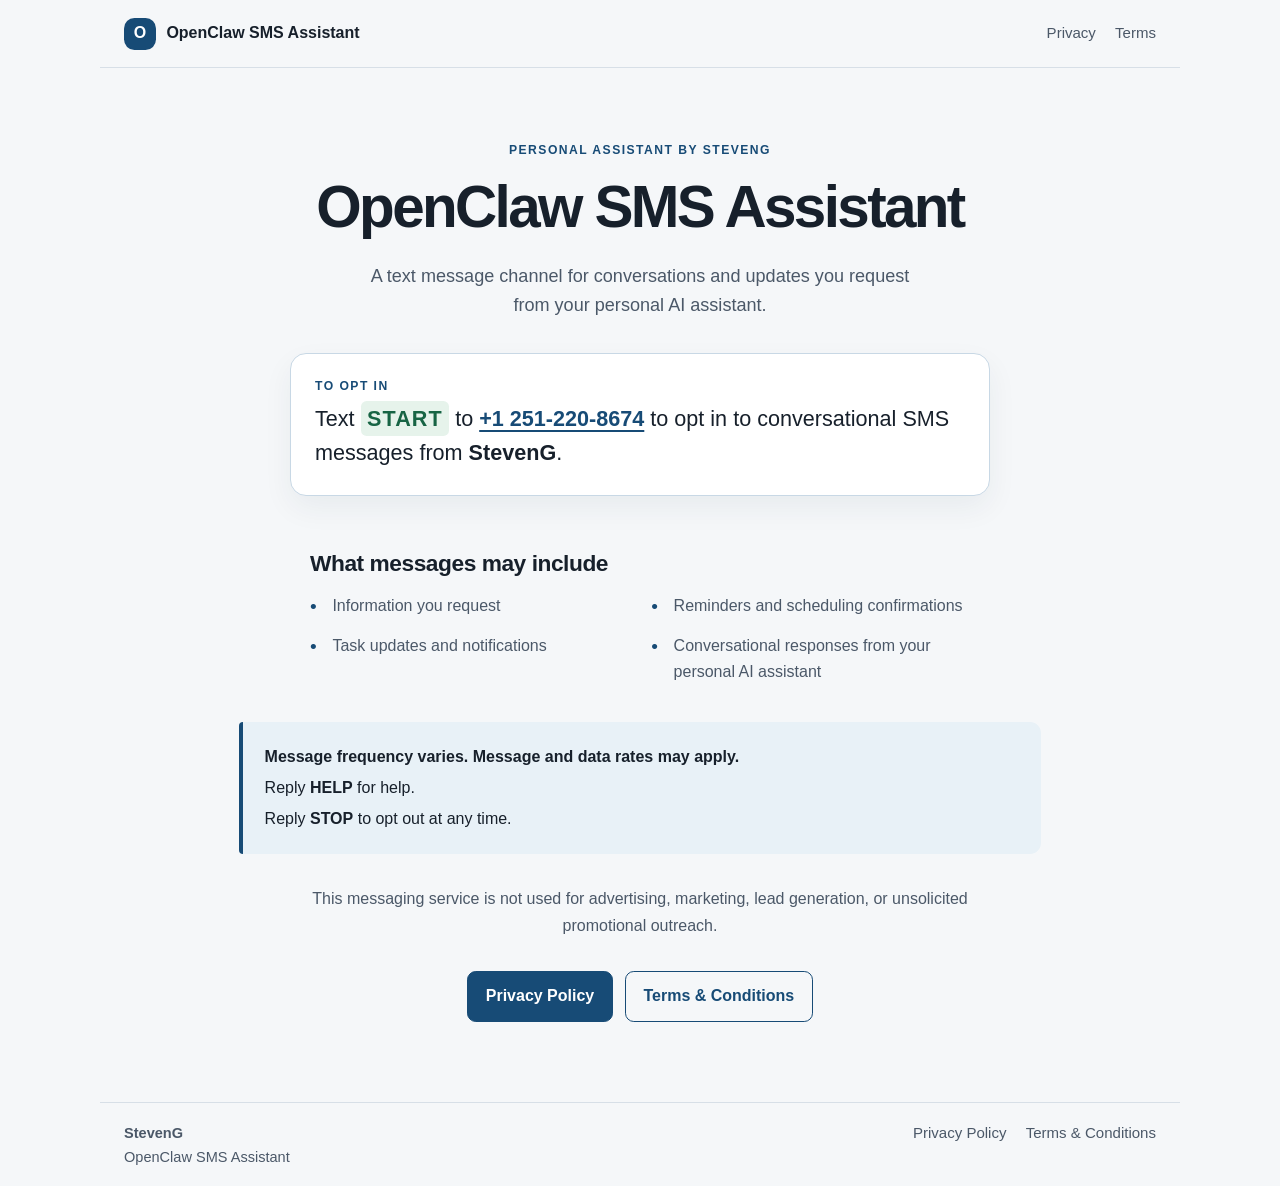
<file: index.html>
<!doctype html>
<html lang="en">
<head>
  <meta charset="utf-8">
  <meta name="viewport" content="width=device-width, initial-scale=1">
  <meta name="description" content="SMS opt-in information for the OpenClaw personal assistant.">
  <title>OpenClaw SMS Assistant</title>
  <link rel="stylesheet" href="styles.css">
</head>
<body>
  <a class="skip-link" href="#main">Skip to content</a>
  <header class="site-header">
    <a class="brand" href="./" aria-label="OpenClaw SMS Assistant home">
      <span class="brand-mark" aria-hidden="true">O</span>
      <span>OpenClaw SMS Assistant</span>
    </a>
    <nav aria-label="Main navigation">
      <a href="privacy/">Privacy</a>
      <a href="terms/">Terms</a>
    </nav>
  </header>
  <main id="main">
    <section class="hero" aria-labelledby="page-title">
      <p class="eyebrow">Personal assistant by StevenG</p>
      <h1 id="page-title">OpenClaw SMS Assistant</h1>
      <p class="intro">A text message channel for conversations and updates you request from your personal AI assistant.</p>
      <div class="opt-in-card">
        <p class="card-label">To opt in</p>
        <p class="opt-in-instruction">Text <strong class="keyword">START</strong> to <a class="phone" href="sms:+12512208674?&body=START">+1 251-220-8674</a> to opt in to conversational SMS messages from <strong>StevenG</strong>.</p>
      </div>
    </section>
    <section class="content-section" aria-labelledby="messages-title">
      <h2 id="messages-title">What messages may include</h2>
      <ul class="message-list">
        <li>Information you request</li>
        <li>Reminders and scheduling confirmations</li>
        <li>Task updates and notifications</li>
        <li>Conversational responses from your personal AI assistant</li>
      </ul>
    </section>
    <section class="disclosures" aria-label="Message disclosures">
      <p><strong>Message frequency varies. Message and data rates may apply.</strong></p>
      <p>Reply <strong>HELP</strong> for help.</p>
      <p>Reply <strong>STOP</strong> to opt out at any time.</p>
    </section>
    <p class="purpose-note">This messaging service is not used for advertising, marketing, lead generation, or unsolicited promotional outreach.</p>
    <nav class="policy-links" aria-label="Policies">
      <a class="button-link" href="privacy/">Privacy Policy</a>
      <a class="button-link button-secondary" href="terms/">Terms &amp; Conditions</a>
    </nav>
  </main>
  <footer class="site-footer">
    <p><strong>StevenG</strong><br>OpenClaw SMS Assistant</p>
    <nav aria-label="Footer navigation"><a href="privacy/">Privacy Policy</a><a href="terms/">Terms &amp; Conditions</a></nav>
  </footer>
</body>
</html>
</file>
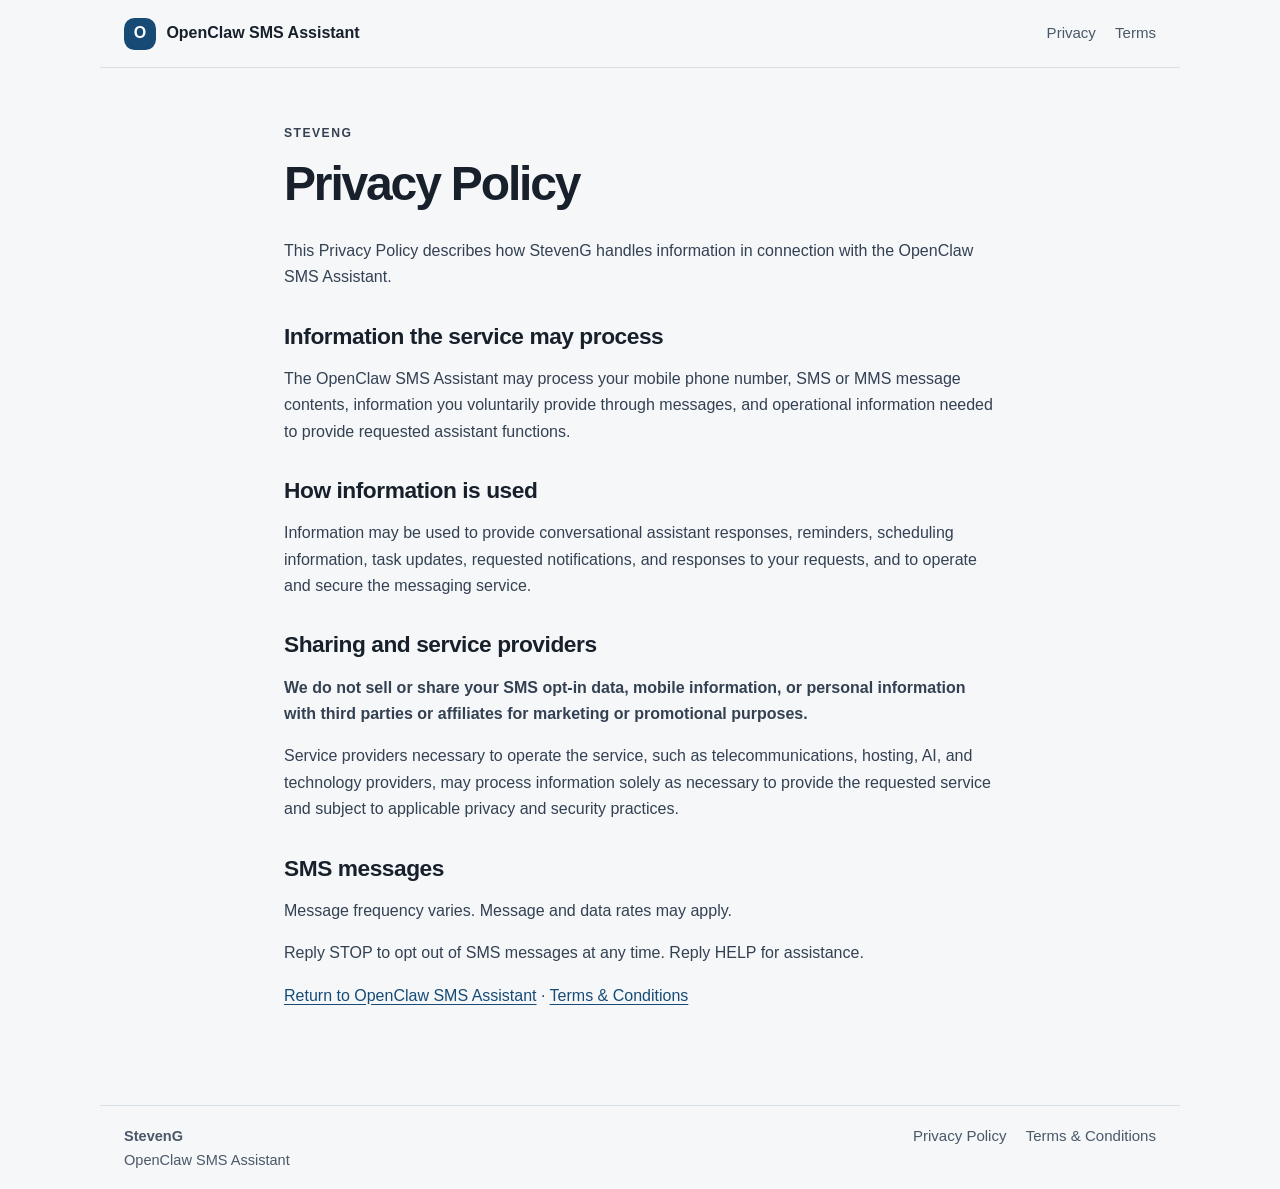
<file: privacy/index.html>
<!doctype html>
<html lang="en">
<head>
  <meta charset="utf-8">
  <meta name="viewport" content="width=device-width, initial-scale=1">
  <meta name="description" content="Privacy Policy for the OpenClaw SMS Assistant.">
  <title>Privacy Policy | OpenClaw SMS Assistant</title>
  <link rel="stylesheet" href="../styles.css">
</head>
<body>
  <a class="skip-link" href="#main">Skip to content</a>
  <header class="site-header">
    <a class="brand" href="../" aria-label="OpenClaw SMS Assistant home"><span class="brand-mark" aria-hidden="true">O</span><span>OpenClaw SMS Assistant</span></a>
    <nav aria-label="Main navigation"><a href="../privacy/" aria-current="page">Privacy</a><a href="../terms/">Terms</a></nav>
  </header>
  <main id="main" class="policy-page">
    <p class="eyebrow">StevenG</p>
    <h1>Privacy Policy</h1>
    <p>This Privacy Policy describes how StevenG handles information in connection with the OpenClaw SMS Assistant.</p>
    <h2>Information the service may process</h2>
    <p>The OpenClaw SMS Assistant may process your mobile phone number, SMS or MMS message contents, information you voluntarily provide through messages, and operational information needed to provide requested assistant functions.</p>
    <h2>How information is used</h2>
    <p>Information may be used to provide conversational assistant responses, reminders, scheduling information, task updates, requested notifications, and responses to your requests, and to operate and secure the messaging service.</p>
    <h2>Sharing and service providers</h2>
    <p><strong>We do not sell or share your SMS opt-in data, mobile information, or personal information with third parties or affiliates for marketing or promotional purposes.</strong></p>
    <p>Service providers necessary to operate the service, such as telecommunications, hosting, AI, and technology providers, may process information solely as necessary to provide the requested service and subject to applicable privacy and security practices.</p>
    <h2>SMS messages</h2>
    <p>Message frequency varies. Message and data rates may apply.</p>
    <p>Reply STOP to opt out of SMS messages at any time. Reply HELP for assistance.</p>
    <p><a href="../">Return to OpenClaw SMS Assistant</a> · <a href="../terms/">Terms &amp; Conditions</a></p>
  </main>
  <footer class="site-footer">
    <p><strong>StevenG</strong><br>OpenClaw SMS Assistant</p>
    <nav aria-label="Footer navigation"><a href="../privacy/" aria-current="page">Privacy Policy</a><a href="../terms/">Terms &amp; Conditions</a></nav>
  </footer>
</body>
</html>
</file>
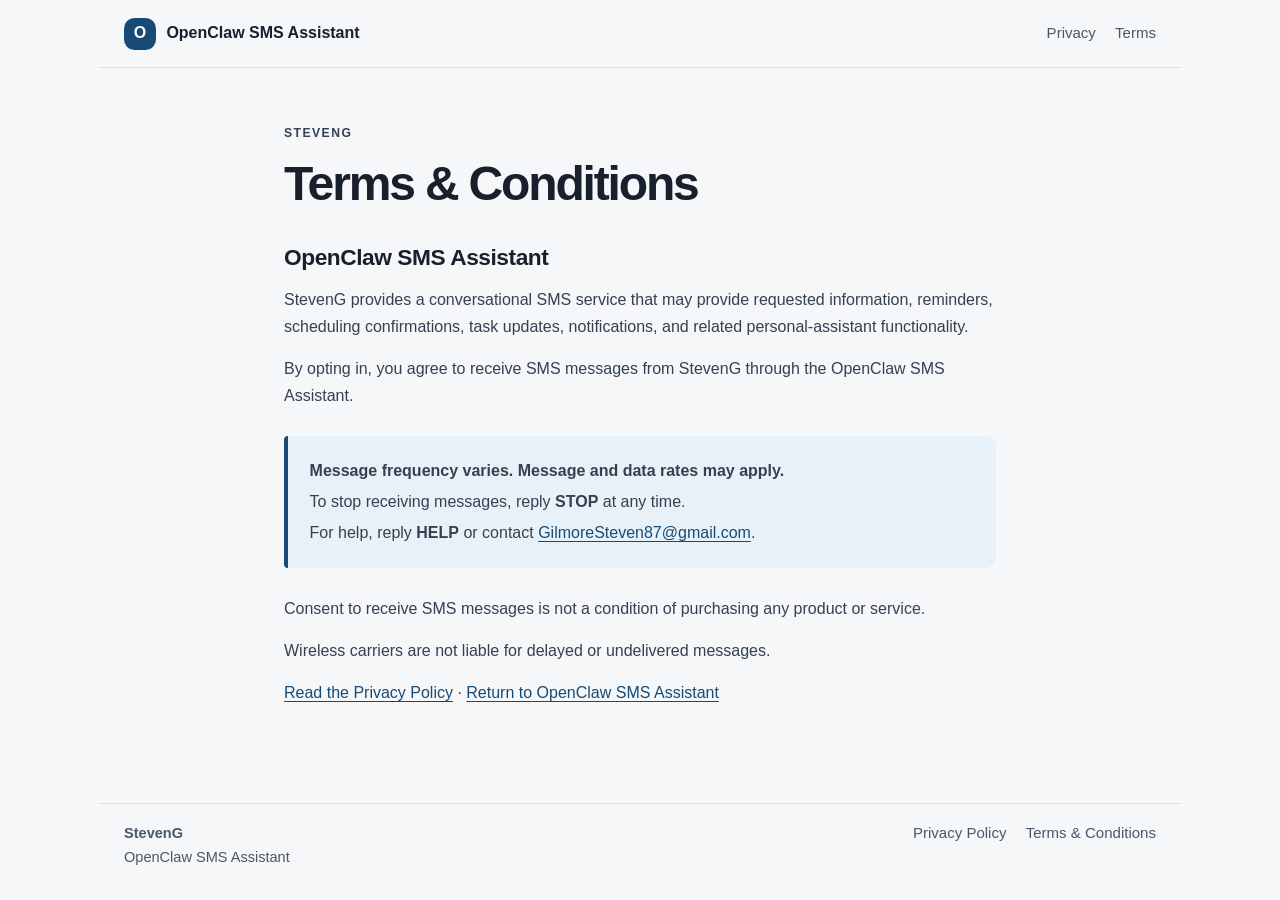
<file: terms/index.html>
<!doctype html>
<html lang="en">
<head>
  <meta charset="utf-8">
  <meta name="viewport" content="width=device-width, initial-scale=1">
  <meta name="description" content="Terms and Conditions for the OpenClaw SMS Assistant.">
  <title>Terms &amp; Conditions | OpenClaw SMS Assistant</title>
  <link rel="stylesheet" href="../styles.css">
</head>
<body>
  <a class="skip-link" href="#main">Skip to content</a>
  <header class="site-header">
    <a class="brand" href="../" aria-label="OpenClaw SMS Assistant home"><span class="brand-mark" aria-hidden="true">O</span><span>OpenClaw SMS Assistant</span></a>
    <nav aria-label="Main navigation"><a href="../privacy/">Privacy</a><a href="../terms/" aria-current="page">Terms</a></nav>
  </header>
  <main id="main" class="policy-page">
    <p class="eyebrow">StevenG</p>
    <h1>Terms &amp; Conditions</h1>
    <section aria-labelledby="service-title">
      <h2 id="service-title">OpenClaw SMS Assistant</h2>
      <p>StevenG provides a conversational SMS service that may provide requested information, reminders, scheduling confirmations, task updates, notifications, and related personal-assistant functionality.</p>
      <p>By opting in, you agree to receive SMS messages from StevenG through the OpenClaw SMS Assistant.</p>
    </section>
    <section class="disclosures" aria-label="Message disclosures">
      <p><strong>Message frequency varies. Message and data rates may apply.</strong></p>
      <p>To stop receiving messages, reply <strong>STOP</strong> at any time.</p>
      <p>For help, reply <strong>HELP</strong> or contact <a href="mailto:GilmoreSteven87@gmail.com">GilmoreSteven87@gmail.com</a>.</p>
    </section>
    <p>Consent to receive SMS messages is not a condition of purchasing any product or service.</p>
    <p>Wireless carriers are not liable for delayed or undelivered messages.</p>
    <p><a href="../privacy/">Read the Privacy Policy</a> · <a href="../">Return to OpenClaw SMS Assistant</a></p>
  </main>
  <footer class="site-footer">
    <p><strong>StevenG</strong><br>OpenClaw SMS Assistant</p>
    <nav aria-label="Footer navigation"><a href="../privacy/">Privacy Policy</a><a href="../terms/" aria-current="page">Terms &amp; Conditions</a></nav>
  </footer>
</body>
</html>
</file>
<file: styles.css>
:root {
  color-scheme: light;
  --ink: #17202b;
  --muted: #4b5868;
  --paper: #ffffff;
  --canvas: #f5f7f9;
  --line: #d7dfe7;
  --accent: #174b76;
  --accent-dark: #103756;
  --accent-pale: #e8f1f7;
  --green: #176444;
  font-family: -apple-system, BlinkMacSystemFont, 'Segoe UI', sans-serif;
}

* { box-sizing: border-box; }
body { margin: 0; color: var(--ink); background: var(--canvas); line-height: 1.65; }
a { color: var(--accent); text-underline-offset: 0.18em; }
a:hover { color: var(--accent-dark); }
a:focus-visible { outline: 3px solid #b26b12; outline-offset: 3px; border-radius: 3px; }
.skip-link { position: absolute; top: -5rem; left: 1rem; z-index: 5; padding: .65rem 1rem; background: var(--paper); }
.skip-link:focus { top: 1rem; }
.site-header, .site-footer { display: flex; align-items: center; justify-content: space-between; gap: 1.5rem; max-width: 1080px; margin: 0 auto; padding: 1.1rem 1.5rem; }
.site-header { border-bottom: 1px solid var(--line); }
.brand { display: inline-flex; align-items: center; gap: .65rem; color: var(--ink); text-decoration: none; font-weight: 700; }
.brand-mark { display: grid; width: 2rem; height: 2rem; place-items: center; border-radius: .65rem; color: #fff; background: var(--accent); font-family: -apple-system, BlinkMacSystemFont, 'Segoe UI', sans-serif; font-weight: 800; }
header nav, footer nav { display: flex; gap: 1.2rem; }
header nav a, footer nav a { color: var(--muted); font-size: .94rem; text-decoration: none; }
header nav a:hover, footer nav a:hover { color: var(--accent); text-decoration: underline; }
main { max-width: 850px; margin: 0 auto; padding: 4.5rem 1.5rem 5rem; }
.hero { max-width: 700px; margin: 0 auto; text-align: center; }
.eyebrow, .card-label { margin: 0 0 .75rem; color: var(--accent); font-size: .76rem; font-weight: 700; letter-spacing: .12em; text-transform: uppercase; }
h1, h2 { font-family: -apple-system, BlinkMacSystemFont, 'Segoe UI', sans-serif; line-height: 1.2; }
h1 { margin: 0; font-size: clamp(2.3rem, 6vw, 3.65rem); letter-spacing: -.045em; }
h2 { margin: 0 0 1rem; font-size: 1.42rem; letter-spacing: -.02em; }
.intro { max-width: 570px; margin: 1.2rem auto 2rem; color: var(--muted); font-size: 1.13rem; }
.opt-in-card { padding: 1.35rem 1.5rem 1.55rem; border: 1px solid #c8d8e5; border-radius: 1rem; background: var(--paper); text-align: left; box-shadow: 0 12px 30px rgba(22, 51, 75, .06); }
.opt-in-card .card-label { margin-bottom: .35rem; }
.opt-in-instruction { margin: 0; font-size: clamp(1.1rem, 2.7vw, 1.35rem); line-height: 1.55; }
.keyword { display: inline-block; padding: .05rem .4rem; border-radius: .35rem; color: var(--green); background: #e6f3eb; letter-spacing: .05em; }
.phone { display: inline-block; white-space: nowrap; font-weight: 700; }
.content-section { margin: 3.4rem auto 2.3rem; max-width: 660px; }
.message-list { display: grid; grid-template-columns: repeat(2, minmax(0, 1fr)); gap: .8rem 1.4rem; margin: 0; padding: 0; list-style: none; }
.message-list li { position: relative; padding-left: 1.4rem; color: var(--muted); }
.message-list li::before { position: absolute; left: 0; color: var(--accent); content: '•'; font-size: 1.2rem; line-height: 1.45; }
.disclosures { margin: 2rem auto; padding: 1.1rem 1.35rem; border-left: 4px solid var(--accent); border-radius: .25rem .7rem .7rem .25rem; background: var(--accent-pale); }
.disclosures p { margin: .28rem 0; }
.purpose-note { max-width: 660px; margin: 1.5rem auto; color: var(--muted); text-align: center; }
.policy-links { display: flex; justify-content: center; flex-wrap: wrap; gap: .75rem; margin-top: 2rem; }
.button-link { display: inline-block; padding: .7rem 1.1rem; border: 1px solid var(--accent); border-radius: .55rem; color: #fff; background: var(--accent); font-weight: 700; text-decoration: none; }
.button-link:hover { color: #fff; background: var(--accent-dark); }
.button-secondary { color: var(--accent); background: transparent; }
.button-secondary:hover { color: var(--accent-dark); background: var(--accent-pale); }
.policy-page { max-width: 760px; padding-top: 3.4rem; }
.policy-page h1 { margin-bottom: 1.6rem; font-size: clamp(2.2rem, 5vw, 3rem); }
.policy-page h2 { margin-top: 2rem; }
.policy-page p, .policy-page li { color: #344152; }
.policy-page .disclosures { margin: 1.7rem 0; }
.site-footer { align-items: flex-start; border-top: 1px solid var(--line); color: var(--muted); font-size: .91rem; }
.site-footer p { margin: 0; }
.site-footer nav { flex-wrap: wrap; }
@media (max-width: 600px) {
  .site-header, .site-footer { align-items: flex-start; padding-right: 1.1rem; padding-left: 1.1rem; }
  .site-header { flex-direction: column; gap: .8rem; }
  main { width: 100%; min-width: 0; padding: 3.2rem 1.1rem 3.6rem; }
  .hero, .content-section, .policy-page { width: 100%; min-width: 0; }
  h1 { font-size: clamp(1.7rem, 7.4vw, 2.2rem); overflow-wrap: anywhere; }
  .intro, .opt-in-instruction, .purpose-note, .disclosures { overflow-wrap: anywhere; }
  .opt-in-card { max-width: 100%; padding: 1.1rem 1rem; }
  .opt-in-instruction { font-size: 1.05rem; }
  .content-section { margin-top: 2.8rem; }
  .message-list { grid-template-columns: 1fr; gap: .45rem; }
  .message-list li { min-width: 0; overflow-wrap: anywhere; }
  .disclosures { max-width: 100%; }
  .site-footer { flex-direction: column; gap: .8rem; }
  footer nav { gap: 1rem; }
}
@media (prefers-reduced-motion: reduce) { *, *::before, *::after { scroll-behavior: auto !important; } }
</file>
